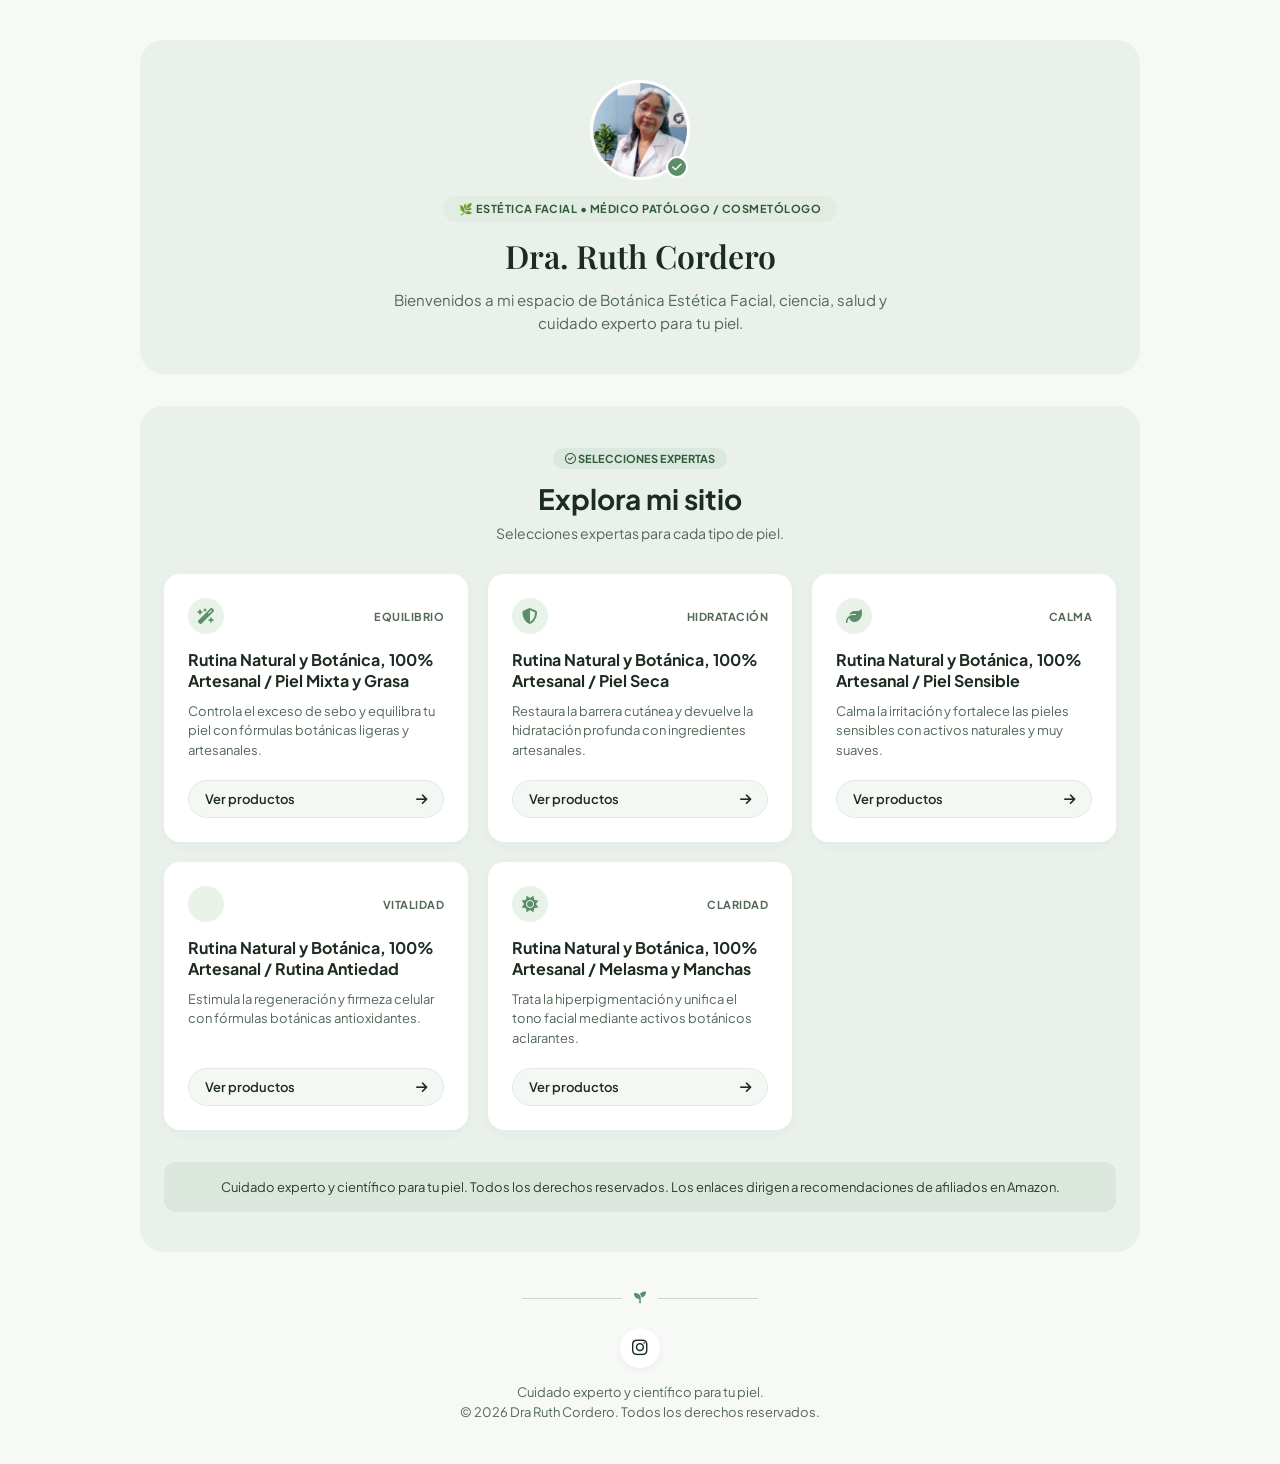
<file: index.html>
<!DOCTYPE html>
<html lang="es">
<head>
  <meta charset="UTF-8">
  <meta name="viewport" content="width=device-width, initial-scale=1.0">
  <title>Botánica Estética Facial</title>

  <!-- External Stylesheets & Fonts -->

  <link rel="stylesheet" href="https://cdnjs.cloudflare.com/ajax/libs/font-awesome/6.4.0/css/all.min.css">
  <link rel="stylesheet" href="https://fonts.googleapis.com/css2?family=Playfair+Display:wght@500;600&family=Plus+Jakarta+Sans:wght@400;500;600;700&display=swap">
  <link rel="stylesheet" href="style-nature.css">
</head>
<body>

  <div class="container">

    <!-- Header Section -->

    <header class="header-card">

      <div class="profile-container">

        <img src="img/Profile-logo.jpeg" alt="Dra. Ruth Cordero" class="profile-img">

        <div class="verified-badge">

          <i class="fa-solid fa-check"></i>

        </div>

      </div>

      <div class="prof-badge">🌿 Estética Facial • Médico Patólogo / Cosmetólogo</div>

      <h1>Dra. Ruth Cordero</h1>

      <p>Bienvenidos a mi espacio de Botánica Estética Facial, ciencia, salud y cuidado experto para tu piel.</p>

    </header>

    <!-- Main Content Section -->

    <main class="main-section">

      <div class="section-badge">

        <i class="fa-regular fa-circle-check"></i> Selecciones Expertas

      </div>

      <h2>Explora mi sitio</h2>

      <p class="subtitle">Selecciones expertas para cada tipo de piel.</p>

      <!-- Cards Grid -->

      <div class="grid-container">

        <!-- Card 1 -->

        <article class="card">

          <header>

            <div class="card-header">

              <div class="card-icon"><i class="fa-solid fa-wand-magic-sparkles"></i></div>

              <span class="card-tag">Equilibrio</span>

            </div>

            <h3>Rutina Natural y Botánica, 100% Artesanal / Piel Mixta y Grasa</h3>

            <p>Controla el exceso de sebo y equilibra tu piel con fórmulas botánicas ligeras y artesanales.</p>

          </header>
          <a href="https://www.amazon.com/hz/wishlist/ls/3SQLJF0T5VA63?&linkCode=ll2&tag=ruthpatologia-20&linkId=41cd8ebd63fc486143e76d84e9d68698&language=en_US&ref_=as_li_ss_tl" 
             target="_blank" 
             rel="noopener noreferrer" 
             class="card-btn">
            Ver productos <i class="fa-solid fa-arrow-right"></i>

          </a>

        </article>

        <!-- Card 2 -->

        <article class="card">
          <header>

            <div class="card-header">

              <div class="card-icon"><i class="fa-solid fa-shield-halved"></i></div>

              <span class="card-tag">Hidratación</span>

            </div>

            <h3>Rutina Natural y Botánica, 100% Artesanal / Piel Seca</h3>

            <p>Restaura la barrera cutánea y devuelve la hidratación profunda con ingredientes artesanales.</p>

          </header>
          <a href="https://www.amazon.com/hz/wishlist/ls/2LR8X4TJB6W3D?&linkCode=ll2&tag=ruthpatologia-20&linkId=3796e0303980489c0663049d88be5123&language=en_US&ref_=as_li_ss_tl" 
             target="_blank" 
             rel="noopener noreferrer" 
             class="card-btn">
            Ver productos <i class="fa-solid fa-arrow-right"></i>

          </a>

        </article>

        <!-- Card 3 -->

        <article class="card">

          <header>

            <div class="card-header">

              <div class="card-icon"><i class="fa-solid fa-leaf"></i></div>

              <span class="card-tag">Calma</span>

            </div>

            <h3>Rutina Natural y Botánica, 100% Artesanal / Piel Sensible</h3>

            <p>Calma la irritación y fortalece las pieles sensibles con activos naturales y muy suaves.</p>

          </header>

          <a href="https://www.amazon.com/hz/wishlist/ls/3HK1NSQEM0RGU?&linkCode=ll2&tag=ruthpatologia-20&linkId=9831265aeac08dac6e9b9e5e9cdaee01&language=en_US&ref_=as_li_ss_tl" 
             target="_blank" 
             rel="noopener noreferrer" 
             class="card-btn">
            Ver productos <i class="fa-solid fa-arrow-right"></i>
          </a>

        </article>

        <!-- Card 4 -->

        <article class="card">

          <header>

            <div class="card-header">

              <div class="card-icon"><i class="fa-solid fa-sparkles"></i></div>

              <span class="card-tag">Vitalidad</span>

            </div>

            <h3>Rutina Natural y Botánica, 100% Artesanal / Rutina Antiedad</h3>

            <p>Estimula la regeneración y firmeza celular con fórmulas botánicas antioxidantes.</p>

          </header>

          <a href="https://www.amazon.com/hz/wishlist/ls/3EQ9B5WD3GTP6?&linkCode=ll2&tag=ruthpatologia-20&linkId=1c42987b18b91e98d4694c7f1b346b9b&language=en_US&ref_=as_li_ss_tl" 
             target="_blank" 
             rel="noopener noreferrer" 
             class="card-btn">
            Ver productos <i class="fa-solid fa-arrow-right"></i>
          </a>

        </article>

        <!-- Card 5 -->

        <article class="card">

          <header>

            <div class="card-header">

              <div class="card-icon"><i class="fa-solid fa-sun"></i></div>

              <span class="card-tag">Claridad</span>

            </div>

            <h3>Rutina Natural y Botánica, 100% Artesanal / Melasma y Manchas</h3>

            <p>Trata la hiperpigmentación y unifica el tono facial mediante activos botánicos aclarantes.</p>

          </header>

          <a href="https://www.amazon.com/hz/wishlist/ls/247RPPXKLFMLD?&linkCode=ll2&tag=ruthpatologia-20&linkId=6f595224b61e13afbd9bcbad71776417&language=en_US&ref_=as_li_ss_tl" 
             target="_blank" 
             rel="noopener noreferrer" 
             class="card-btn">
            Ver productos <i class="fa-solid fa-arrow-right"></i>

          </a>

        </article>

      </div>

      <!-- Affiliate Banner -->

      <div class="affiliate-banner">
        Cuidado experto y científico para tu piel. Todos los derechos reservados. Los enlaces dirigen a recomendaciones de afiliados en Amazon.
      </div>

    </main>

    <!-- Footer Section -->


    <footer>
      <div class="divider">
        <i class="fa-solid fa-seedling"></i>

      </div>

      <a href="https://www.instagram.com/botanicafacial/" target="_blank" rel="noopener noreferrer" class="social-link">
        <i class="fa-brands fa-instagram"></i>

      </a>

      <p>Cuidado experto y científico para tu piel.</p>

      <p>&copy; 2026 Dra Ruth Cordero. Todos los derechos reservados.</p>

    </footer>

  </div>

</body>
</html>
</file>
<file: style-nature.css>
/* --- ROOT VARIABLES --- */
:root {
  --bg-page: #f6f9f6;
  --bg-card-outer: #eaf1eb;
  --bg-card-inner: #ffffff;
  --primary-text: #1d2c20;
  --secondary-text: #536757;
  --accent-green: #5a8f69;
  --badge-bg: #dbe8dd;
  --badge-text: #2e593a;
  --btn-hover-bg: #d2e4d6;
  --footer-banner-bg: #dbe6dc;
  --border-radius-lg: 24px;
  --border-radius-md: 16px;
}

/* --- BASE STYLES --- */
* {
  box-sizing: border-box;
  margin: 0;
  padding: 0;
}

body {
  font-family: 'Plus Jakarta Sans', sans-serif;
  background-color: var(--bg-page);
  color: var(--primary-text);
  display: flex;
  flex-direction: column;
  align-items: center;
  padding: 40px 16px;
  min-height: 100vh;
}

.container {
  width: 100%;
  max-width: 1000px;
}

/* --- HEADER SECTION --- */
.header-card {
  background-color: var(--bg-card-outer);
  border-radius: var(--border-radius-lg);
  padding: 40px 24px;
  text-align: center;
  margin-bottom: 32px;
}

.profile-container {
  position: relative;
  width: 100px;
  height: 100px;
  margin: 0 auto 16px auto;
}

.profile-img {
  width: 100%;
  height: 100%;
  border-radius: 50%;
  object-fit: cover;
  border: 3px solid #ffffff;
}

.verified-badge {
  position: absolute;
  bottom: 2px;
  right: 2px;
  background-color: var(--accent-green);
  color: #ffffff;
  border-radius: 50%;
  width: 22px;
  height: 22px;
  display: flex;
  align-items: center;
  justify-content: center;
  font-size: 11px;
  border: 2px solid #ffffff;
}

.prof-badge {
  display: inline-block;
  background-color: #e2ece3;
  color: var(--badge-text);
  font-size: 11px;
  font-weight: 700;
  letter-spacing: 0.5px;
  padding: 6px 16px;
  border-radius: 20px;
  margin-bottom: 12px;
  text-transform: uppercase;
}

.header-card h1 {
  font-family: 'Playfair Display', serif;
  font-size: 32px;
  font-weight: 600;
  color: var(--primary-text);
  margin-bottom: 12px;
}

.header-card p {
  color: var(--secondary-text);
  font-size: 15px;
  max-width: 500px;
  margin: 0 auto;
  line-height: 1.5;
}

/* --- MAIN SECTION --- */
.main-section {
  background-color: var(--bg-card-outer);
  border-radius: var(--border-radius-lg);
  padding: 40px 24px;
  text-align: center;
}

.section-badge {
  display: inline-block;
  background-color: var(--badge-bg);
  color: var(--badge-text);
  font-size: 11px;
  font-weight: 700;
  padding: 4px 12px;
  border-radius: 20px;
  margin-bottom: 12px;
  text-transform: uppercase;
}

.main-section h2 {
  font-size: 28px;
  font-weight: 700;
  margin-bottom: 8px;
}

.main-section .subtitle {
  color: var(--secondary-text);
  font-size: 14px;
  margin-bottom: 32px;
}

/* --- GRID & CARDS --- */
.grid-container {
  display: grid;
  grid-template-columns: repeat(auto-fit, minmax(280px, 1fr));
  gap: 20px;
  margin-bottom: 32px;
}

.card {
  background-color: var(--bg-card-inner);
  border-radius: var(--border-radius-md);
  padding: 24px;
  text-align: left;
  display: flex;
  flex-direction: column;
  justify-content: space-between;
  box-shadow: 0 4px 12px rgba(0, 0, 0, 0.03);
  transition: transform 0.2s ease, box-shadow 0.2s ease;
}

.card:hover {
  transform: translateY(-4px);
  box-shadow: 0 8px 20px rgba(0, 0, 0, 0.06);
}

.card-header {
  display: flex;
  justify-content: space-between;
  align-items: center;
  margin-bottom: 16px;
}

.card-icon {
  width: 36px;
  height: 36px;
  background-color: #e8f2e9;
  color: var(--accent-green);
  border-radius: 50%;
  display: flex;
  align-items: center;
  justify-content: center;
  font-size: 16px;
}

.card-tag {
  font-size: 11px;
  font-weight: 700;
  color: var(--secondary-text);
  letter-spacing: 0.5px;
  text-transform: uppercase;
}

.card h3 {
  font-size: 16px;
  font-weight: 700;
  margin-bottom: 10px;
  line-height: 1.3;
}

.card p {
  font-size: 13px;
  color: var(--secondary-text);
  line-height: 1.5;
  margin-bottom: 20px;
}

.card-btn {
  display: flex;
  align-items: center;
  justify-content: space-between;
  width: 100%;
  padding: 10px 16px;
  background-color: #f4f8f5;
  border: 1px solid #e1ebe2;
  border-radius: 20px;
  color: var(--primary-text);
  font-size: 13px;
  font-weight: 600;
  text-decoration: none;
  transition: background-color 0.2s ease, color 0.2s ease;
}

.card-btn:hover {
  background-color: var(--btn-hover-bg);
  color: var(--badge-text);
}

/* --- AFFILIATE BANNER --- */
.affiliate-banner {
  background-color: var(--footer-banner-bg);
  border-radius: 12px;
  padding: 16px;
  font-size: 13px;
  color: #2b3d2f;
  line-height: 1.4;
}

/* --- FOOTER --- */
footer {
  margin-top: 40px;
  text-align: center;
  color: var(--secondary-text);
  font-size: 13px;
}

.divider {
  display: flex;
  align-items: center;
  justify-content: center;
  margin-bottom: 24px;
}

.divider::before, 
.divider::after {
  content: '';
  width: 100px;
  height: 1px;
  background-color: #c8d8cb;
}

.divider i {
  margin: 0 12px;
  color: var(--accent-green);
  font-size: 12px;
}

.social-link {
  display: inline-flex;
  align-items: center;
  justify-content: center;
  width: 40px;
  height: 40px;
  background-color: #ffffff;
  border-radius: 50%;
  color: var(--primary-text);
  font-size: 18px;
  text-decoration: none;
  box-shadow: 0 2px 6px rgba(0, 0, 0, 0.05);
  margin-bottom: 16px;
  transition: color 0.2s ease, transform 0.2s ease;
}

.social-link:hover {
  color: var(--accent-green);
  transform: scale(1.1);
}

footer p {
  margin-bottom: 4px;
}
</file>
